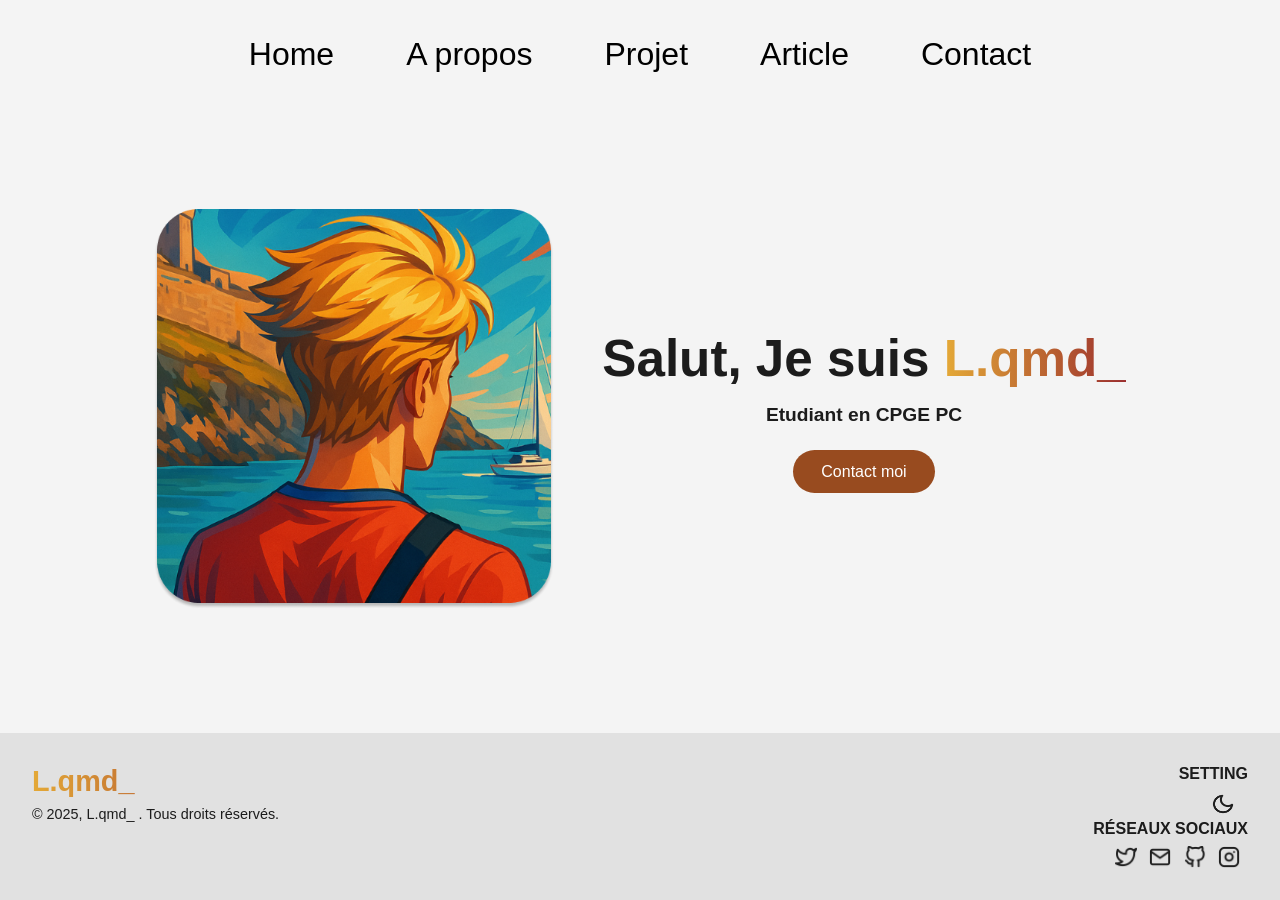
<file: index.html>
<!DOCTYPE html>
<html lang="fr">
<head>
  <meta charset="UTF-8" />
  <meta name="viewport" content="width=device-width, initial-scale=1.0" />
  <title>Home</title>
  <link href="style.css" rel="stylesheet" type="text/css" />
  <link rel="icon" href="logoclair.png" type="image/x-icon" class="favicon">
</head>
<body>

  <nav class="navbar">
        <div class="brand">Logo</div>
        <div class="hamburger">
            <span class="bar"></span>
            <span class="bar"></span>
            <span class="bar"></span>
        </div>
        <ul class="nav-menu">
            <li><a href="index.html" class="nav-link">Home</a></li>
            <li><a href="about.html" class="nav-link">A propos</a></li>
            <li><a href="projet.html" class="nav-link">Projet</a></li>
            <li><a href="article.html" class="nav-link">Article</a></li>
            <li><a href="contact.html" class="nav-link">Contact</a></li>
        </ul>
    </nav>
  <main>
    <div class="left">
      <img src="logoclair.png" alt="photo"  class="logo-img"/>
    </div>
    <div class="right">
      <h1>Salut, Je suis <span class="gradient">L.qmd_</span></h1>
      <h3>Etudiant en CPGE PC</h3>
      <a href="contact.html"><button>Contact moi</button></a>
    </div>
  </main>

  <footer>
    <div class="left-footer">
      <h1 class="gradient" >L.qmd_</h1>
      <p>© 2025, L.qmd_ . Tous droits réservés.</p>
    </div>
    <div class="right-footer">
      <h3>SETTING</h3>
      <div class="theme-toggle" class="settings" >
          <img src="icons/Moon.png" alt="Toggle Dark Mode" id="theme-toggle" class="theme-icon">
      </div>
      <h3>RÉSEAUX SOCIAUX</h3>
      <div class="socials">
        <a href="https://twitter.com/l_qmd_">
        <img src="icons/Twitter.png" alt="Twitter" /></a>
        <a href="mailto:lqmd.contact.qefij@slmails.com">
        <img src="icons/Mail.png" alt="Mail" /></a>
        <a href="https://github.com/l-qmd">
        <img src="icons/Github.png" alt="GitHub" /></a>
        <a href="https://instagram.com/l.qmd_">
        <img src="icons/Instagram.png" alt="Instagram" /></a>
      </div>
    </div>
  </footer>
  <script src="script1.js"></script>
</body>
</html>
</file>
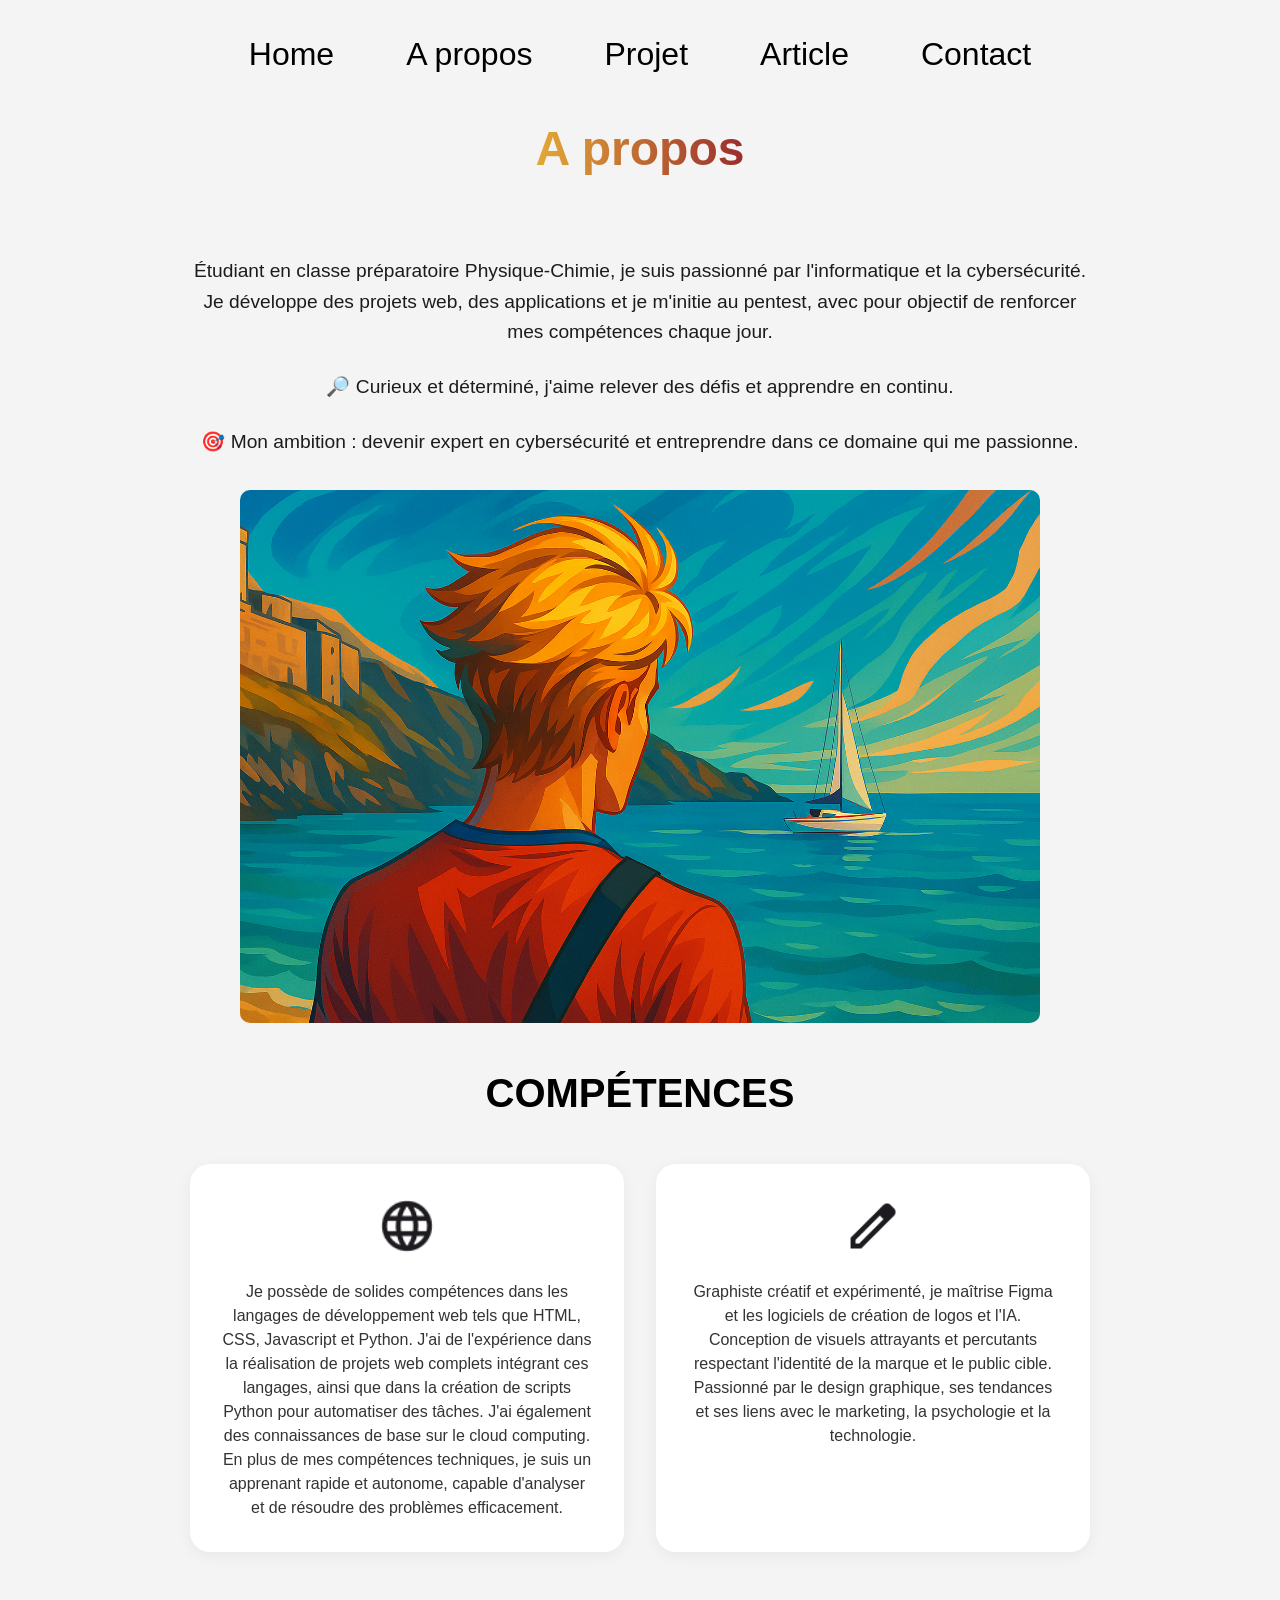
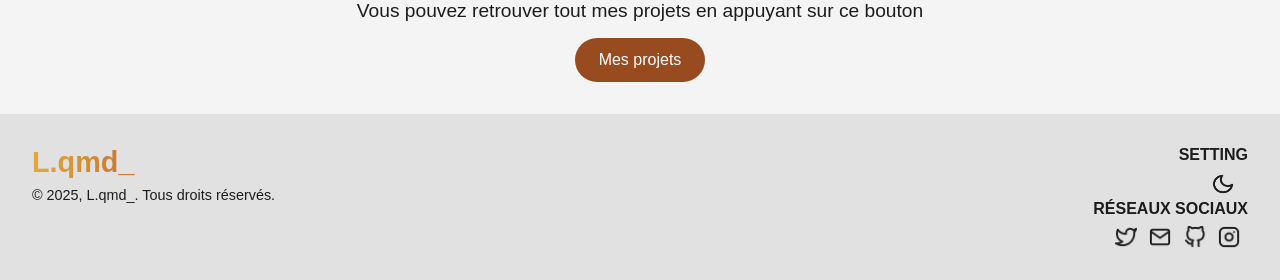
<file: about.html>
<!DOCTYPE html>
<html lang="fr">
<head>
  <meta charset="UTF-8" />
  <meta name="viewport" content="width=device-width, initial-scale=1.0" />
  <title>À propos - L.qmd_</title>
  <link href="style.css" rel="stylesheet" type="text/css" />
  <link rel="icon" href="logoclair.png" type="image/x-icon" class="favicon">
</head>
<body>
    <nav class="navbar">
    <div class="brand">Logo</div>
    <div class="hamburger">
        <span class="bar"></span>
        <span class="bar"></span>
        <span class="bar"></span>
    </div>
    <ul class="nav-menu">
        <li><a href="index.html" class="nav-link">Home</a></li>
        <li><a href="about.html" class="nav-link">A propos</a></li>
        <li><a href="projet.html" class="nav-link">Projet</a></li>
        <li><a href="article.html" class="nav-link">Article</a></li>
        <li><a href="contact.html" class="nav-link">Contact</a></li>
    </ul>
</nav>

  <main class="about-container">
    <h1 class="about-title gradient">A propos</h1>
    
    <!-- Ajout de l'image de présentation -->
    
    
    <div class="about-content">
      <p class="about-text">
        Étudiant en classe préparatoire Physique-Chimie, je suis passionné par l'informatique et la cybersécurité.
        Je développe des projets web, des applications et je m'initie au pentest, avec pour objectif de renforcer mes compétences chaque jour.
      </p>

      <p class="about-text">
        🔎 Curieux et déterminé, j'aime relever des défis et apprendre en continu.
      </p>

      <p class="about-text">
        🎯 Mon ambition : devenir expert en cybersécurité et entreprendre dans ce domaine qui me passionne.
      </p>
      <img src="presentation.png" alt="Illustration de présentation" class="presentation-image">

      <h2 class="competences-title">COMPÉTENCES</h2>

      <div class="skills-container">
        <div class="skill-box">
          <div class="skill-icon-container">
            <img src="icons/language.png" alt="Web Development" class="skill-icon language">
          </div>
          <p>
            Je possède de solides compétences dans les langages de développement web tels que HTML, CSS, Javascript et Python. J'ai de l'expérience dans la réalisation de projets web complets intégrant ces langages, ainsi que dans la création de scripts Python pour automatiser des tâches. J'ai également des connaissances de base sur le cloud computing. En plus de mes compétences techniques, je suis un apprenant rapide et autonome, capable d'analyser et de résoudre des problèmes efficacement.
          </p>
        </div>

        <div class="skill-box">
          <div class="skill-icon-container">
            <img src="icons/edit.png" alt="Design" class="skill-icon edit">
          </div>
          <p>
            Graphiste créatif et expérimenté, je maîtrise Figma et les logiciels de création de logos et l'IA. Conception de visuels attrayants et percutants respectant l'identité de la marque et le public cible. Passionné par le design graphique, ses tendances et ses liens avec le marketing, la psychologie et la technologie.
          </p>
        </div>
      </div>

      <div class="projects-link">
        <p>Vous pouvez retrouver tout mes projets en appuyant sur ce bouton</p>
        <a href="projet.html" class="projects-button-small">Mes projets</a>
      </div>
    </div>
  </main>

  <!-- Footer reste identique -->
   <footer>
    <div class="left-footer">
      <h1 class="gradient">L.qmd_</h1>
      <p>© 2025, L.qmd_. Tous droits réservés.</p>
    </div>
    <div class="right-footer">
      <h3>SETTING</h3>
      <div class="theme-toggle" class="settings" >
          <img src="icons/Moon.png" alt="Toggle Dark Mode" id="theme-toggle" class="theme-icon">
      </div>
      <h3>RÉSEAUX SOCIAUX</h3>
      <div class="socials">
        <a href="https://twitter.com/l_qmd_">
        <img src="icons/Twitter.png" alt="Twitter" /></a>
        <a href="mailto:lqmd.contact.qefij@slmails.com">
        <img src="icons/Mail.png" alt="Mail" /></a>
        <a href="https://github.com/l-qmd">
        <img src="icons/Github.png" alt="GitHub" /></a>
        <a href="https://instagram.com/l.qmd_">
        <img src="icons/Instagram.png" alt="Instagram" /></a>
      </div>
    </div>
  </footer>
  <script src="script1.js"></script>
</body>
</html>
</file>
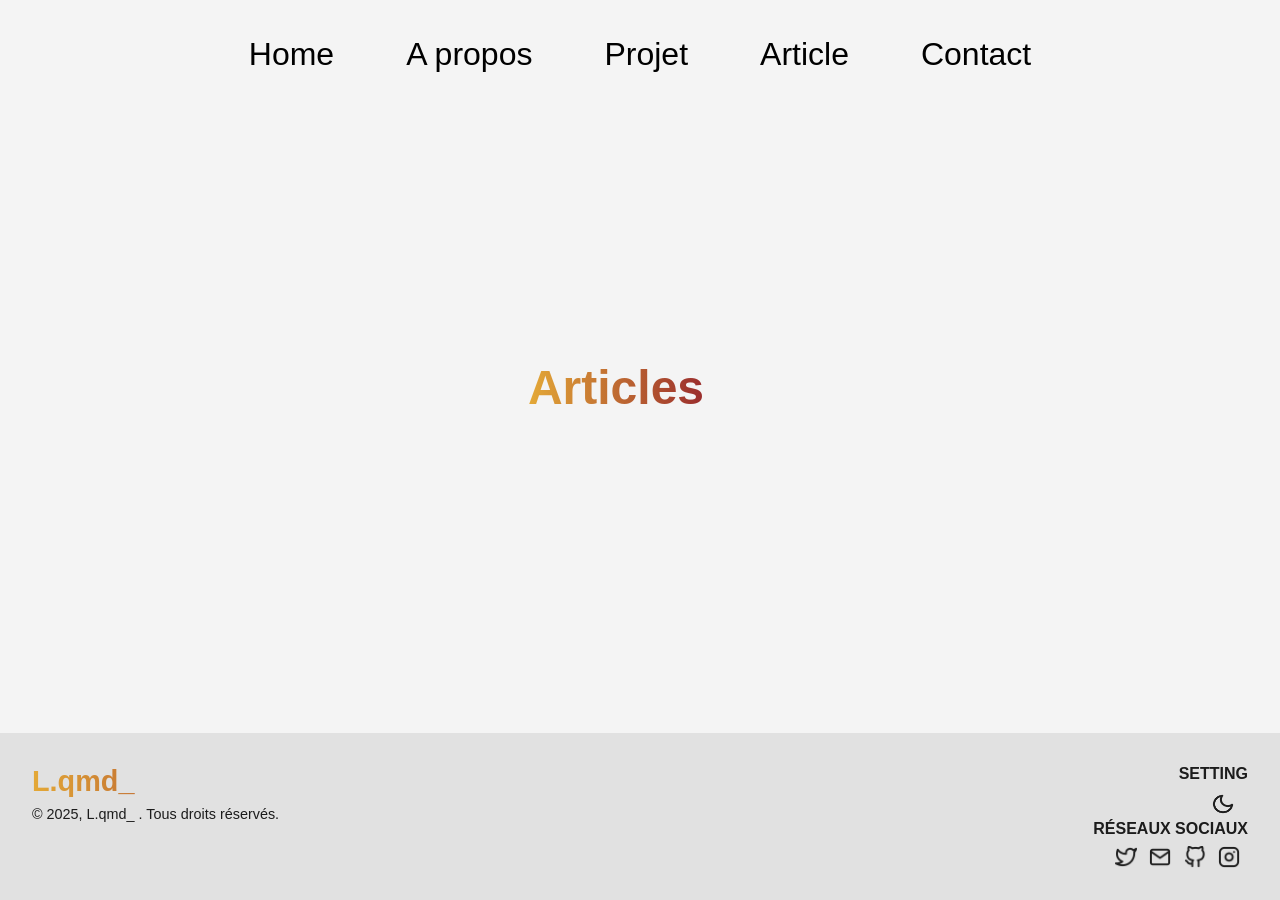
<file: article.html>
<!DOCTYPE html>
<html lang="fr">
<head>
    <meta charset="UTF-8" />
    <meta name="viewport" content="width=device-width, initial-scale=1.0" />
    <title>Articles - L.qmd_</title>
    <link href="style.css" rel="stylesheet" type="text/css" />
    <link rel="icon" href="logoclair.png" type="image/x-icon" class="favicon">
</head>
<body>
    <nav class="navbar">
        <div class="brand">Logo</div>
        <div class="hamburger">
            <span class="bar"></span>
            <span class="bar"></span>
            <span class="bar"></span>
        </div>
        <ul class="nav-menu">
            <li><a href="index.html" class="nav-link">Home</a></li>
            <li><a href="about.html" class="nav-link">A propos</a></li>
            <li><a href="projet.html" class="nav-link">Projet</a></li>
            <li><a href="article.html" class="nav-link">Article</a></li>
            <li><a href="contact.html" class="nav-link">Contact</a></li>
        </ul>
    </nav>

    <main class="blog-container">
        <h1 class="blog-title gradient">Articles</h1>
        <div class="articles-grid" id="articlesGrid"></div>
    </main>

    <footer>
        <div class="left-footer">
            <h1 class="gradient" >L.qmd_</h1>
            <p>© 2025, L.qmd_ . Tous droits réservés.</p>
        </div>
        <div class="right-footer">
            <h3>SETTING</h3>
            <div class="theme-toggle" class="settings" >
          <img src="icons/Moon.png" alt="Toggle Dark Mode" id="theme-toggle" class="theme-icon">
      </div>
            <h3>RÉSEAUX SOCIAUX</h3>
            <div class="socials">
                <a href="https://twitter.com/l_qmd_">
                <img src="icons/Twitter.png" alt="Twitter" /></a>
                <a href="mailto:lqmd.contact.qefij@slmails.com">
                <img src="icons/Mail.png" alt="Mail" /></a>
                <a href="https://github.com/l-qmd">
                <img src="icons/Github.png" alt="GitHub" /></a>
                <a href="https://instagram.com/l.qmd_">
                <img src="icons/Instagram.png" alt="Instagram" /></a>
            </div>
        </div>
    </footer>

    <script src="script1.js"></script>
</body>
</html>
</file>
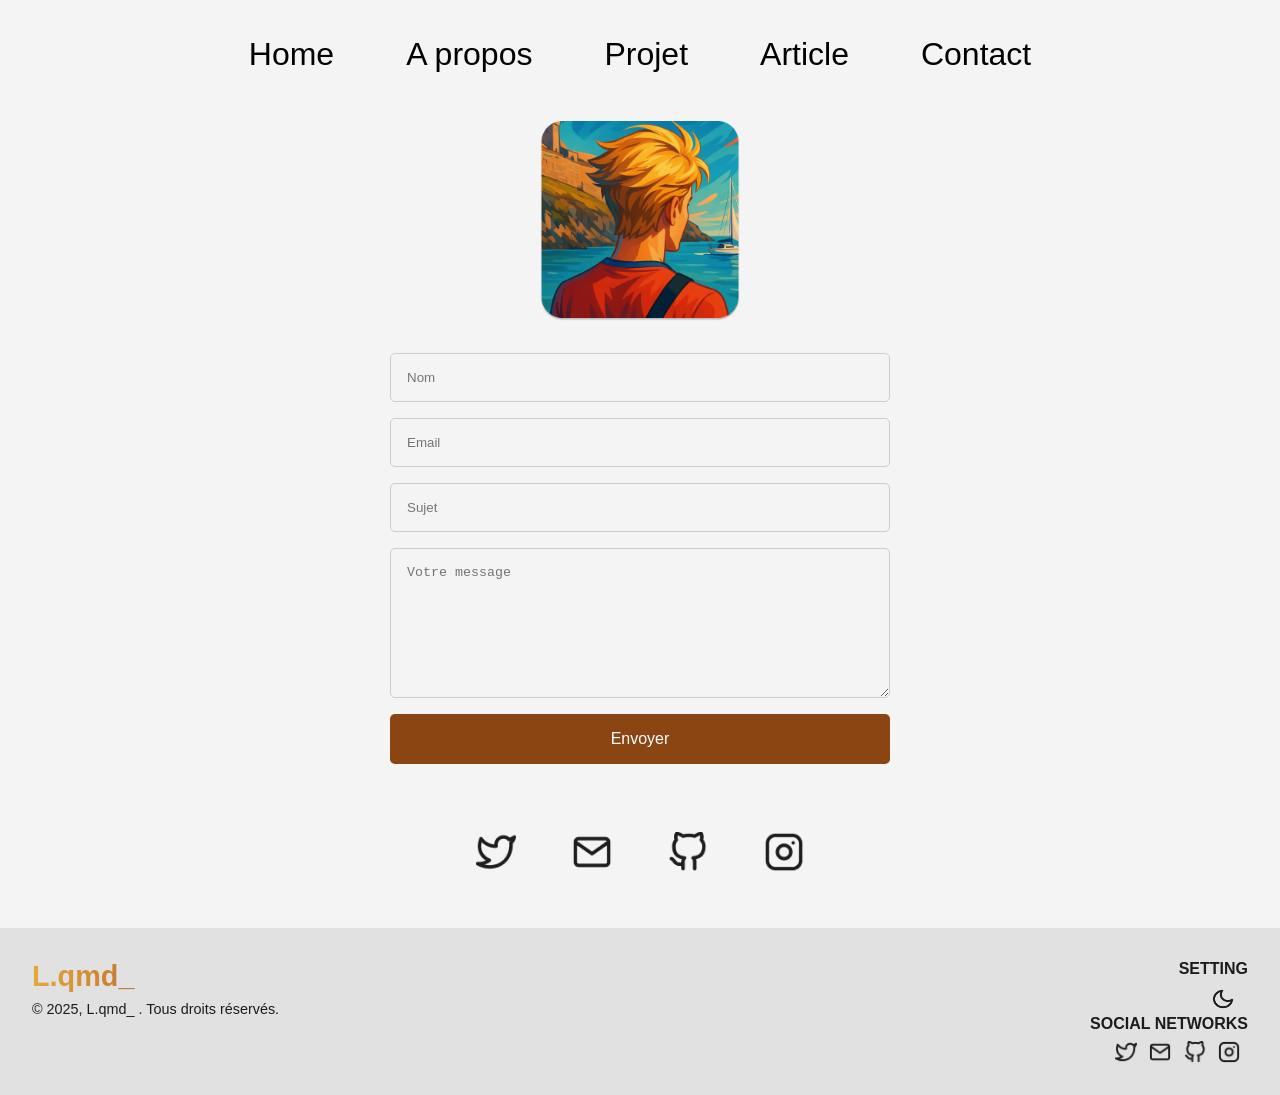
<file: contact.html>
<!DOCTYPE html>
<html lang="fr">
<head>
    <meta charset="UTF-8">
    <meta name="viewport" content="width=device-width, initial-scale=1.0">
    <title>Contact</title>
    <link href="style.css" rel="stylesheet" type="text/css" />
    <link rel="icon" href="logoclair.png" type="image/x-icon" class="favicon">


</head>
<body>
      <nav class="navbar">
        <div class="brand">Logo</div>
        <div class="hamburger">
            <span class="bar"></span>
            <span class="bar"></span>
            <span class="bar"></span>
        </div>
        <ul class="nav-menu">
            <li><a href="index.html" class="nav-link">Home</a></li>
            <li><a href="about.html" class="nav-link">A propos</a></li>
            <li><a href="projet.html" class="nav-link">Projet</a></li>
            <li><a href="article.html" class="nav-link">Article</a></li>
            <li><a href="contact.html" class="nav-link">Contact</a></li>
        </ul>
    </nav>

    <main class="contact-container">
        <img src="logoclair.png" alt="Profile" class="contact-image logo-img" >
        
        <form class="contact-form" id="contactForm" onsubmit="return false;">
            <input type="text" id="name" placeholder="Nom" required>
            <input type="email" id="email" placeholder="Email" required>
            <input type="text" id="subject" placeholder="Sujet" required>
            <textarea id="message" placeholder="Votre message" required></textarea>
            <button type="button" class="submit-btn" onclick="sendEmail()">Envoyer</button>
        </form>

        <div class="social-links">
            <a href="https://twitter.com/l_qmd_" target="_blank">
                <img src="icons/Twitter.png" alt="Twitter">
            </a>
            <a href="mailto:lqmd.contact.qefij@slmails.com">
                <img src="icons/Mail.png" alt="Mail">
            </a>
            <a href="https://github.com/l-qmd">
                <img src="icons/Github.png" alt="GitHub">
            </a>
            <a href="https://instagram.com/l.qmd_">
                <img src="icons/Instagram.png" alt="Instagram">
            </a>
        </div>
    </main>

    <footer>
        <div class="left-footer">
            <h1 class="gradient">L.qmd_</h1>
            <p>© 2025, L.qmd_ . Tous droits réservés.</p>
        </div>
        <div class="right-footer">
            <h3>SETTING</h3>
            <div class="theme-toggle" class="settings" >
          <img src="icons/Moon.png" alt="Toggle Dark Mode" id="theme-toggle" class="theme-icon">
      </div>
            <h3>SOCIAL NETWORKS</h3>
            <div class="socials">
                <a href="https://twitter.com/l_qmd_"><img src="icons/Twitter.png" alt="Twitter" /></a>
                <a href="mailto:lqmd.contact.qefij@slmails.com"><img src="icons/Mail.png" alt="Mail" /></a>
                <a href="https://github.com/l-qmd"><img src="icons/Github.png" alt="GitHub" /></a>
                <a href="https://instagram.com/l.qmd_"><img src="icons/Instagram.png" alt="Instagram" /></a>
            </div>
        </div>
    </footer>
    <script src="script1.js"></script>
</body>
</html>
</file>
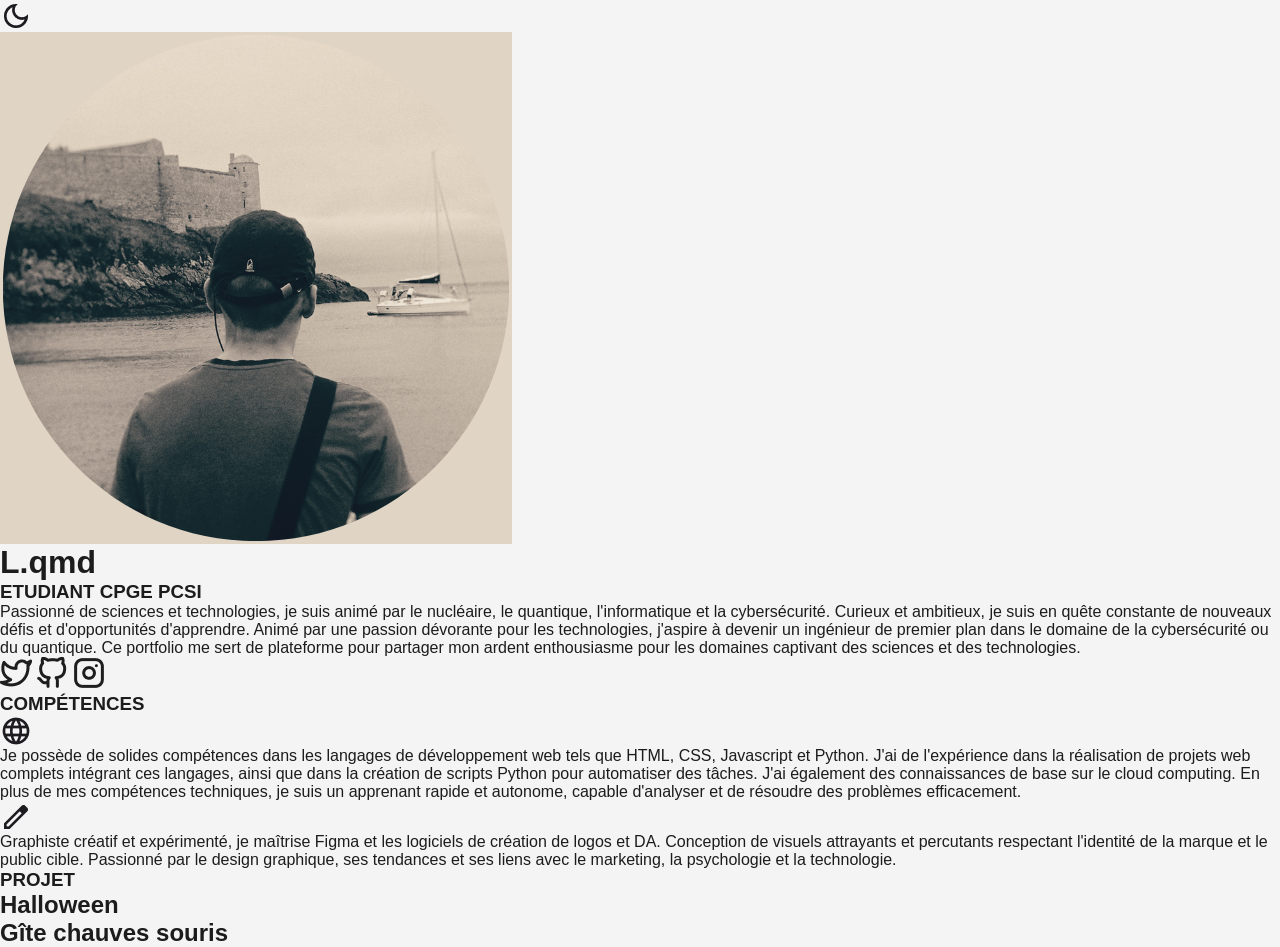
<file: home.html>
<html lang="fr">
<head>
    <meta charset="UTF-8">
    <meta name="viewport" content="width=device-width, initial-scale=1.0">
    <title>Accueil</title>
    <link href="style.css" rel="stylesheet" type="text/css">
    <link rel="icon" type="image/png" href="logo.png">
</head>
<body>
    <p class="darkmode">
    <img src="dark_mode.png" alt="darkmode" id="dark_mode">
    </p>
    <p class="logo">
    <img src="logo.png" alt="logo" id="logo"></p>
    <h1>L.qmd</h1>
    <h3 style="text-transform: uppercase;" id="blue">Etudiant CPGE PCSI</h3>
    <p>
    <div class="gradient-border">
        <div id="txthome">
        <p class="texte">Passionné de sciences et technologies, je suis animé par le nucléaire, le quantique, l'informatique et la cybersécurité. Curieux et ambitieux, je suis en quête constante de nouveaux défis et d'opportunités d'apprendre. Animé par une passion dévorante pour les technologies, j'aspire à devenir un ingénieur de premier plan dans le domaine de la cybersécurité ou du quantique. 

            Ce portfolio me sert de plateforme pour partager mon ardent enthousiasme pour les domaines captivant des sciences et des technologies.</p>
        <p id="social">
            <a href="https://x.com/L_qmd_"><img src="Twitter.png" alt="twitter"></a>
            <a href="https://github.com/l-qmd"><img src="Github.png" alt="Github"></a>
            <a href="https://www.instagram.com/l.qmd_/"><img src="Instagram.png" alt="instagram"></a>
        </p></div>
    </div></p>
    <h3 style="text-transform: uppercase;">Compétences</h3>
    <div class="gradient-border2">
        <div class="txtcomp">
        <p class="logocomp">
        <img src="language.png" alt="langage" ></p>
        <p class="texte">Je possède de solides compétences dans les langages de développement web tels que HTML, CSS, Javascript et Python. J'ai de l'expérience dans la réalisation de projets web complets intégrant ces langages, ainsi que dans la création de scripts Python pour automatiser des tâches. J'ai également des connaissances de base sur le cloud computing. En plus de mes compétences techniques, je suis un apprenant rapide et autonome, capable d'analyser et de résoudre des problèmes efficacement.</p>
    </div>
    </div>
    <div class="gradient-border3">
        <div class="txtcomp1">
        <p class="logocomp">
        <img src="edit.png" alt="edit"></p>
        <p class="texte">Graphiste créatif et expérimenté, je maîtrise Figma et les logiciels de création de logos et DA. Conception de visuels attrayants et percutants respectant l'identité de la marque et le public cible.

            Passionné par le design graphique, ses tendances et ses liens avec le marketing, la psychologie et la technologie.</p>
    </div>
    </div>
    <h3 style="text-transform: uppercase;">Projet</h3>
    <div id="Halloween" class="projet">
        <h2>Halloween</h2>
    </div>
    <div id="Gîte" class="projet">
        <h2>Gîte chauves souris</h2>
    </div>
    <header>

    </header>
</body>
</html>
</file>
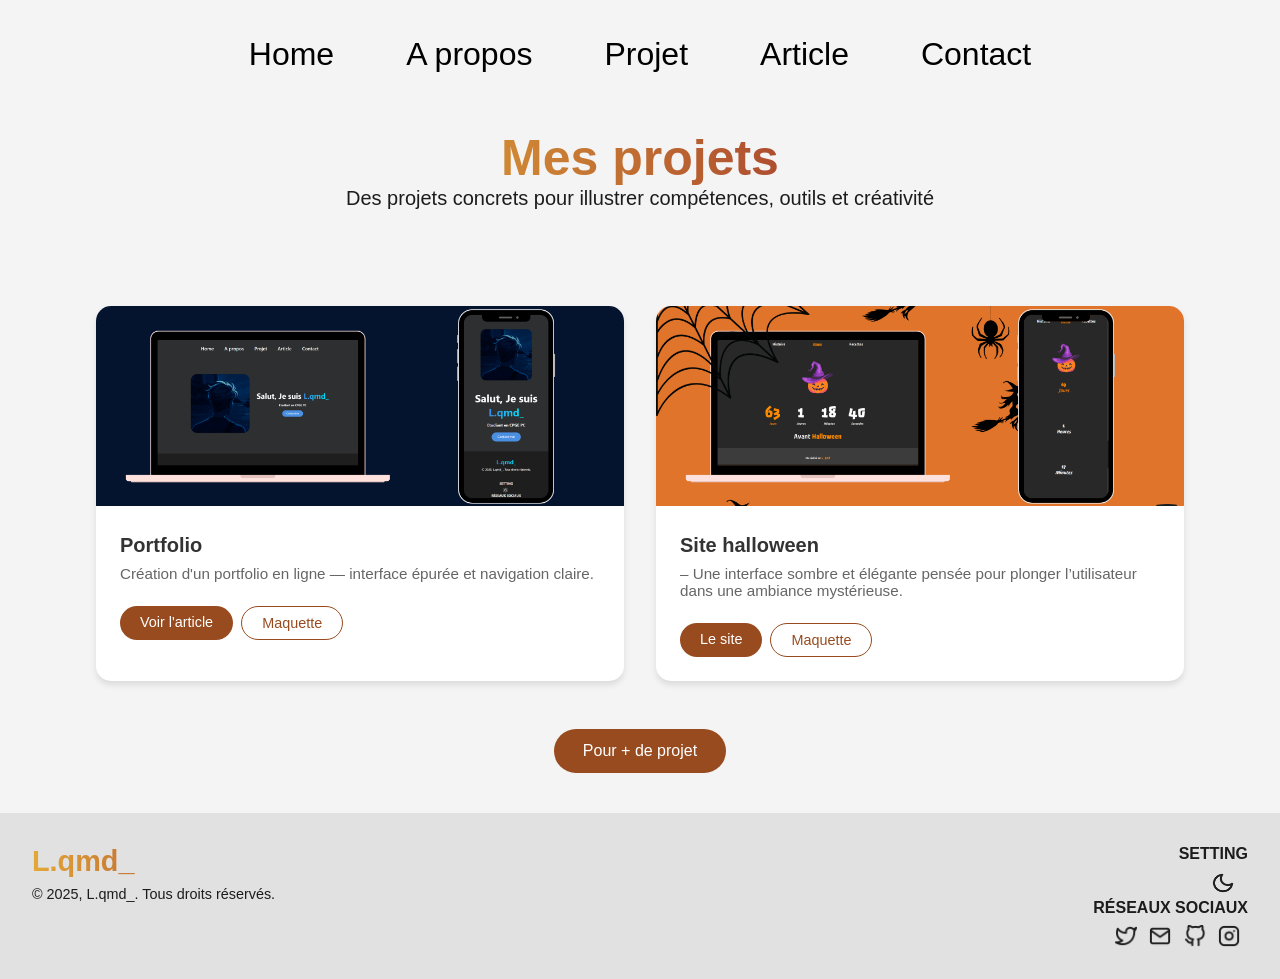
<file: projet.html>
<!DOCTYPE html>
<html lang="fr">
<head>
  <meta charset="UTF-8" />
  <meta name="viewport" content="width=device-width, initial-scale=1.0" />
  <title>Projets - L.qmd_</title>
  <link href="style.css" rel="stylesheet" type="text/css" />
  <link rel="icon" href="logoclair.png" type="image/x-icon" class="favicon">
  <meta name="robots" content="noindex">
</head>
<body>
  <nav class="navbar">
        <div class="brand">Logo</div>
        <div class="hamburger">
            <span class="bar"></span>
            <span class="bar"></span>
            <span class="bar"></span>
        </div>
        <ul class="nav-menu">
            <li><a href="index.html" class="nav-link">Home</a></li>
            <li><a href="about.html" class="nav-link">A propos</a></li>
            <li><a href="projet.html" class="nav-link">Projet</a></li>
            <li><a href="article.html" class="nav-link">Article</a></li>
            <li><a href="contact.html" class="nav-link">Contact</a></li>
        </ul>
    </nav>

  <main class="projects-main">
    <header class="projects-header">
      <h1 class="titre gradient">Mes projets</h1>
      <p class="subtitle">Des projets concrets pour illustrer compétences, outils et créativité</p>
    </header>

    <section class="projects-grid">
      <!-- Project 1 -->
      <article class="project-card reveal">
        <img src="Maquette/projetmaquette.png" alt="Projet 1" class="project-cover">
        <div class="project-body">
          <h2 class="project-title">Portfolio</h2>
          <p class="project-desc">Création d'un portfolio en ligne — interface épurée et navigation claire.</p>
          <div class="project-actions">
            <a class="btn" href="https://lqmd.notion.site/Portfolio-25d99f81af0e80d48006df5d52e8ea5d?source=copy_link">Voir l'article</a>
            <a class="btn ghost" href="https://www.figma.com/design/e1rMQSEBM7pNXTTv6UQDZr/Portfolio?node-id=30-50&t=Pzuvmt6Vg8DS3NBg-1">Maquette</a>
          </div>
        </div>
      </article>

      <article class="project-card reveal">
        <img src="Maquette/projethalloween.png" alt="Projet 2" class="project-cover">
        <div class="project-body">
          <h2 class="project-title">Site halloween</h2>
          <p class="project-desc">– Une interface sombre et élégante pensée pour plonger l’utilisateur dans une ambiance mystérieuse. </p>
          <div class="project-actions">
            <a class="btn" href="https://l-qmd.github.io/Website-Halloween/">Le site</a>
            <a class="btn ghost" href="https://www.figma.com/file/kLs3OTPtz9ANWPeFHxAuzv/Design-Website-Halloween?type=design&node-id=0%3A1&mode=design&t=qEXUp4AjFCNgEsYs-1">Maquette</a>
          </div>
        </div>
      </article>

      <!-- Ajoutez d'autres project-card ici -->
    </section>
    <a href="https://lqmd.notion.site/0aa5162f89f949c29c95bc7820ad81b5?v=dec6a8fe031f4d8c81f73f82adc47204"><button>Pour + de projet</button></a>
  </main>

  <footer>
    <div class="left-footer">
      <h1 class="gradient">L.qmd_</h1>
      <p>© 2025, L.qmd_. Tous droits réservés.</p>
    </div>
    <div class="right-footer">
      <h3>SETTING</h3>
      <div class="theme-toggle" class="settings" >
          <img src="icons/Moon.png" alt="Toggle Dark Mode" id="theme-toggle" class="theme-icon">
      </div>
      <h3>RÉSEAUX SOCIAUX</h3>
      <div class="socials">
        <a href="https://twitter.com/l_qmd_">
        <img src="icons/Twitter.png" alt="Twitter" /></a>
        <a href="mailto:lqmd.contact.qefij@slmails.com">
        <img src="icons/Mail.png" alt="Mail" /></a>
        <a href="https://github.com/l-qmd">
        <img src="icons/Github.png" alt="GitHub" /></a>
        <a href="https://instagram.com/l.qmd_">
        <img src="icons/Instagram.png" alt="Instagram" /></a>
      </div>
    </div>
  </footer>

  <script src="script1.js"></script>
</body>
</html>
</file>
<file: style.css>
/* =================================
   TABLE DES MATIÈRES
   =================================
   1. Reset & Configurations de base
   2. Styles de typographie
   3. Styles de navigation mobile
   4. Styles généraux du corps
   5. Navigation principale
   6. Section principale
   7. Boutons et interactions
   8. Pied de page
   9. Page Contact
   10. Animations
   11. Section Projets
   12. Page À propos
   13. Blog
   14. Mode sombre
   15. Responsive
   ================================= */

/* =================================
   1. RESET & CONFIGURATIONS DE BASE
   ================================= */
* {
  margin: 0;
  padding: 0;
  box-sizing: border-box;
}

html, body {
  height: 100%;
}

/* =================================
   2. STYLES DE TYPOGRAPHIE
   ================================= */
.titre {
  font-size: 50px;
  background: linear-gradient(to right, #e4a937, #9a2d2d);
  -webkit-background-clip: text;
  -webkit-text-fill-color: transparent;
  font-weight: bold;
}
.subtitle{
  font-size: 20px;
}

/* =================================
   3. STYLES DE NAVIGATION MOBILE
   ================================= */
/* Menu hamburger et navigation responsive */
.brand {
    display: none;
}

.hamburger {
    display: none;
    cursor: pointer;
}

.bar {
    display: block;
    width: 25px;
    height: 3px;
    margin: 5px;
    background-color: black;
    transition: all 0.3s ease;
}

@media screen and (max-width: 768px) {
    .navbar {
        position: relative;
        z-index: 2;
        padding: 1rem 2rem;
        display: flex;
        justify-content: flex-end;
    }

    .hamburger {
        display: block;
        position: relative;
        z-index: 2;
    }

    .hamburger.active .bar:nth-child(2) {
        opacity: 0;
    }

    .hamburger.active .bar:nth-child(1) {
        transform: translateY(8px) rotate(45deg);
    }

    .hamburger.active .bar:nth-child(3) {
        transform: translateY(-8px) rotate(-45deg);
    }

    .nav-menu {
        position: fixed;
        left: -100%;
        top: 0;
        height: 100vh;
        gap: 2rem;
        flex-direction: column;
        background-color: white;
        width: 100%;
        text-align: center;
        transition: 0.3s;
        justify-content: center;
        z-index: 1;
        margin-right: 0;
    }

    .nav-menu.active {
        left: 0;
    }

    .nav-link {
        padding: 1rem;
        display: block;
        font-size: 1.5rem;
        color: black;
    }
    
    .navbar {
        position: relative;
        z-index: 2;
    }

    /* Modifier la couleur des barres du hamburger en mode sombre */
    body.dark-mode .bar {
        background-color: white;
    }

    /* Modifier le background du menu en mode sombre */
    body.dark-mode .nav-menu {
        background-color: #2d2f30;
    }

    /* Modifier la couleur des liens dans le menu en mode sombre */
    body.dark-mode .nav-menu .nav-link {
        color: white;
    }
}


/* =================================
   4. STYLES GÉNÉRAUX DU CORPS
   ================================= */
/* Configuration principale du body */
body {
  display: flex;
  flex-direction: column;
  font-family: 'Segoe UI', sans-serif;
  background-color: #f4f4f4;
  color: #1c1c1c;
  transition: background-color 0.4s ease, color 0.4s ease;
}

/* =================================
   5. NAVIGATION PRINCIPALE
   ================================= */
/* Barre de navigation desktop */
nav {
  padding: 1rem 2rem;
  display: flex;
  justify-content: center;
  background-color: #f4f4f4;
  margin-top: 20px;
}

nav ul {
  display: flex;
  gap: 2rem;
  list-style: none;
  
}

nav a {
  text-decoration: none;
  color: #000;
  font-size: 2rem;
  font-weight: 500;
}

li{
  margin-left: 20px;
  margin-right: 20px;
}

/* =================================
   6. SECTION PRINCIPALE
   ================================= */
/* Conteneur principal et mise en page */
main {
  flex: 1;
  display: flex;
  align-items: center;
  justify-content: center;
  padding: 3rem 2rem;
  gap: 3rem;
  flex-wrap: wrap;
  min-height: 50pvh;
}

.left img {
  width: 400px;
  border-radius: 20px;
}

.right h1 {
  font-size: 3.2rem;
  text-align: center;
  margin-bottom: 1rem;
  
}

.right {
  display: flex;
  flex-direction: column;
  align-items: center;

}

.gradient {
  background: linear-gradient(to right, #e4a937, #9a2d2d);
  -webkit-background-clip: text;
  -webkit-text-fill-color: transparent;
  font-weight: bold;
}

.right h3 {
  font-size: 1.2rem;
  margin-bottom: 1.5rem;
  
}

/* =================================
   7. BOUTONS ET INTERACTIONS
   ================================= */
/* Styles des boutons et effets hover */
button {
  padding: 0.8rem 1.8rem;
  border: none;
  border-radius: 30px;
  background-color: #984b1f;
  color: #fff;
  font-size: 1rem;
  cursor: pointer;
  transition: background-color 0.3s;
}

button:hover {
  background-color: #7e3a13;
}

/* =================================
   8. PIED DE PAGE
   ================================= */
/* Structure et éléments du footer */
footer {
  display: flex;
  justify-content: space-between;
  align-items: flex-start;
  padding: 2rem;
  background-color: #e1e1e1;
  flex-wrap: wrap;
}

.left-footer {
  display: flex;
  flex-direction: column;
  gap: 0.5rem;
  font-size: 0.9rem;
}

.left-footer img {
  height: 40px;
}

.right-footer {
  text-align: right;
}

.right-footer h3 {
  font-size: 1rem;
  margin-bottom: 0.3rem;
  font-weight: 700;
}

.right-footer img {
  height: 22px;
  margin-right: 0.5rem;
  vertical-align: middle;
  cursor: pointer;
}

.socials {
  margin-top: 0.5rem;
  transition: transform 0.3s;

}

.theme-toggle {
    cursor: pointer;
    padding: 5px;
}

.theme-icon {
    width: 24px;
    height: 24px;
    transition: transform 0.3s ease;
}

.theme-icon:hover {
    transform: scale(1.1);
}

/* =================================
   9. PAGE CONTACT
   ================================= */
/* Formulaire et éléments de contact */
.contact-container {
    display: flex;
    flex-direction: column;
    align-items: center;
    padding: 2rem;
    gap: 2rem;
}

.contact-image {
    width: 200px;
    height: 200px;
    border-radius: 10px;
    object-fit: cover;
}

.contact-form {
    display: flex;
    flex-direction: column;
    gap: 1rem;
    width: 100%;
    max-width: 500px;
}

.contact-form input,
.contact-form textarea {
    padding: 1rem;
    border: 1px solid #ccc;
    border-radius: 5px;
    background: transparent;
    color: inherit;
}

.contact-form textarea {
    height: 150px;
    resize: vertical;
}

.submit-btn {
    background-color: #8B4513;
    color: white;
    padding: 1rem;
    border: none;
    border-radius: 5px;
    cursor: pointer;
    transition: background-color 0.3s;
}

.submit-btn:hover {
    background-color: #693410;
}

.social-links {
    display: flex;
    gap: 1rem;
    margin-top: 1rem;
}

.social-links img {
    width: 40px;
    height: 40px;
    margin: 20px;
    transition: transform 0.3s;
     
}

.social-links a:hover img {
    transform: scale(1.1);
}

/* =================================
   10. ANIMATIONS
   ================================= */
/* Définitions des animations */
@keyframes fadeIn {
    from { opacity: 0; transform: translateY(-20px); }
    to { opacity: 1; transform: translateY(0); }
}

@keyframes slideIn {
    from { transform: translateX(-100%); }
    to { transform: translateX(0); }
}

/* Animation des éléments au chargement */
main {
    animation: fadeIn 0.8s ease-out;
}

.nav-link {
    animation: fadeIn 0.5s ease-out;
}

/* Animation de transition de page */
@keyframes pageTransition {
    0% {
        opacity: 0;
    }
    100% {
        opacity: 1;
    }
}

/* Appliquer l'animation modifiée aux conteneurs principaux */
main,
.about-container,
.contact-container,
.projects-main,
.blog-container {
    animation: pageTransition 1s ease;  /* Durée augmentée à 1s pour plus de douceur */
}

/* Animation des liens de navigation au clic */
.nav-link {
    position: relative;
    transition: color 0.3s ease;
}

.nav-link::after {
    content: '';
    position: absolute;
    bottom: -5px;
    left: 0;
    width: 100%;
    height: 2px;
    background: linear-gradient(to right, #e4a937, #9a2d2d);
    transform: scaleX(0);
    transition: transform 0.3s ease;
    transform-origin: right;
}

.nav-link:hover::after {
    transform: scaleX(1);
    transform-origin: left;
}

.nav-link.active {
    color: #e4a937;
}

.nav-link.active::after {
    transform: scaleX(1);
}

/* Ajouter cette règle pour le mode sombre */
body.dark-mode .nav-link::after {
    background: linear-gradient(to right, #3c8ce7, #00eaff);
}

/* =================================
   11. SECTION PROJETS
   ================================= */
/* Grille et cartes de projets */
.projects-main { 
    padding: 2.5rem;
    max-width: 1200px;
    margin: 0 auto;
}

.projects-header { 
    text-align: center;
    margin-bottom: 3rem;
}

.projects-grid {
    display: grid;
    grid-template-columns: repeat(2, 1fr);
    gap: 2rem;
    padding: 0 1rem;
}

.project-card {
    background: #fff;
    border-radius: 15px;
    overflow: hidden;
    box-shadow: 0 4px 6px rgba(0,0,0,0.1);
    transition: transform 0.3s ease;
}

.project-card:hover {
    transform: translateY(-5px);
}

.project-cover {
    width: 100%;
    height: 200px;
    object-fit: cover;
}

.project-body {
    padding: 1.5rem;
}

.project-title {
    font-size: 1.25rem;
    margin-bottom: 0.5rem;
    color: #333;
}

.project-desc {
    color: #666;
    font-size: 0.95rem;
    margin-bottom: 1.5rem;
}

.project-actions {
    display: flex;
    gap: 0.5rem;
    margin-top: 1rem;
}

.project-actions .btn {
    padding: 8px 20px;
    border-radius: 20px;
    text-decoration: none;
    font-size: 0.9rem;
}

.project-actions .btn:first-child {
    background-color: #984b1f;  /* Changement de la couleur en bleu */
    color: white;
    font-weight: 500;
}

.project-actions .btn:first-child:hover {
    background-color: #693410;  /* Version plus foncée pour le hover */
}

/* Adaptation pour le mode sombre */
body.dark-mode .project-actions .btn:first-child {
    background-color: #3c8ce7;
}

body.dark-mode .project-actions .btn:first-child:hover {
    background-color: #2d7ad4;
}

.btn {
    padding: 0.6rem 1.2rem;
    border-radius: 20px;
    font-size: 0.9rem;
    text-decoration: none;
    transition: all 0.3s ease;
}

.btn.ghost {
    background: transparent;
    border: 1px solid #984b1f;
    color: #984b1f;
}

@media (max-width: 768px) {
    .projects-grid {
        grid-template-columns: 1fr;
    }
}

/* =================================
   12. PAGE À PROPOS
   ================================= */
/* Mise en page et contenus about */
.about-container {
  max-width: 1200px;
  margin: 0 auto;
  padding: 2rem;
  text-align: center;
}

.about-title {
  font-size: 3rem;
  margin-bottom: 2rem;
}

.about-content {
  max-width: 900px;
  margin: 0 auto;
}

.about-text {
  font-size: 1.2rem;
  line-height: 1.6;
  margin-bottom: 1.5rem;
  text-align: center;
}

.competences-title {
  font-size: 2.5rem;
  margin: 3rem 0;
  text-align: center;
  color: #000;
}

.skills-container {
  display: grid;
  grid-template-columns: 1fr 1fr;
  gap: 2rem;
  margin: 2rem 0;
}

.skill-box {
  background: #fff;
  padding: 2rem;
  border-radius: 20px;
  text-align: center;
  box-shadow: 0 4px 15px rgba(0,0,0,0.05);
}

.skill-box p {
  font-size: 1rem;
  line-height: 1.5;
  color: #333;
  text-align: center;
}

.projects-link {
  margin-top: 3rem;
  text-align: center;
}

.projects-link p {
  margin-bottom: 1rem;
  font-size: 1.2rem;
}

.projects-button {
  display: none;
}

.projects-button-small {
    display: inline-block;
    padding: 0.8rem 1.5rem;
    background-color: #984b1f;
    color: white;
    text-decoration: none;
    border-radius: 25px;
    font-size: 1rem;
    transition: background-color 0.3s;
}

.projects-button-small:hover {
    background-color: #7e3a13;
}

/* =================================
   13. BLOG
   ================================= */
/* Structure et composants du blog */
.blog-container {
    max-width: 1200px;
    margin: 0 auto;
    padding: 2rem;
}

.blog-title {
    text-align: center;
    font-size: 3rem;
    margin-bottom: 3rem;
}

/* Cards des articles */
.blog-card {
    background: #fff;
    border-radius: 20px;
    overflow: hidden;
    box-shadow: 0 4px 15px rgba(0,0,0,0.1);
    transition: transform 0.3s ease;
    margin-bottom: 2rem;
}

.blog-card:hover {
    transform: translateY(-5px);
}

.card-banner {
    height: 200px;
    background-size: cover;
    background-position: center;
}

.card-content {
    padding: 1.5rem;
}

/* Vue article individuel */
.blog-post {
    max-width: 800px;
    margin: 0 auto;
    background: #fff;
    border-radius: 20px;
    padding: 2rem;
}

.post-banner {
    height: 300px;
    background-size: cover;
    background-position: center;
    border-radius: 15px;
    margin-bottom: 2rem;
}

.post-title {
    font-size: 2.5rem;
    margin-bottom: 1rem;
}

.post-meta {
    color: #666;
    margin-bottom: 2rem;
}

.post-content img {
    max-width: 100%;
    border-radius: 10px;
    margin: 1.5rem 0;
}

.back-button {
    display: inline-block;
    margin-bottom: 2rem;
    color: var(--accent-color);
    text-decoration: none;
}

/* Styles pour la grille d'articles */
.articles-grid {
    display: grid;
    grid-template-columns: repeat(auto-fit, minmax(300px, 1fr));
    gap: 2rem;
    padding: 2rem 0;
}

.blog-card {
    cursor: pointer;
}

.article-title {
    font-size: 1.5rem;
    margin: 1rem 0;
    cursor: pointer;
}

.article-title:hover {
    opacity: 0.8;
}

.article-preview {
    color: #666;
    line-height: 1.6;
    margin-bottom: 1rem;
}

.article-content {
    padding-top: 1rem;
    border-top: 1px solid #eee;
}

.article-introduction {
    font-style: italic;
    margin-bottom: 1.5rem;
}

.section-content {
    margin: 1rem 0 2rem;
}

.section-content img {
    max-width: 100%;
    border-radius: 8px;
    margin: 1rem 0;
}

.article-conclusion {
    margin-top: 2rem;
    padding-top: 1rem;
    border-top: 1px solid #eee;
    font-weight: 500;
}

/* Dark mode adaptations */
body.dark-mode .article-preview {
    color: #ccc;
}

body.dark-mode .article-content {
    border-color: #444;
}

body.dark-mode .article-conclusion {
    border-color: #444;
}

/* =================================
   14. MODE SOMBRE
   ================================= */
/* Styles spécifiques au thème sombre */
body.dark-mode {
  background-color: #2d2f30;
  color: #ffffff;
}

body.dark-mode nav {
  background-color: #2d2f30;
}

body.dark-mode nav a {
  color: #ffffff;
}

body.dark-mode footer {
  background-color: #1e1e1e;
}

body.dark-mode .gradient {
  background: linear-gradient(to right, #3c8ce7, #00eaff);
  -webkit-background-clip: text;
  -webkit-text-fill-color: transparent;
}

body.dark-mode button {
  background-color: #4a90e2;
}

body.dark-mode button:hover {
  background-color: #327dc0;
}

body.dark-mode .skill-box {
  background: #383838;
}

body.dark-mode .skill-box p {
  color: #fff;
}


head .dark-mode .favicon {
    content: url('logosombre.png');
}
/* Correction des icônes dans le footer */
body.dark-mode .socials img {
    content: url('icons/Twitter-clair.png');
}

body.dark-mode .socials a:nth-child(1) img {
    content: url('icons/Twitter-clair.png');
}

body.dark-mode .socials a:nth-child(2) img {
    content: url('icons/Mail-clair.png');
}

body.dark-mode .socials a:nth-child(3) img {
    content: url('icons/Github-clair.png');
}

body.dark-mode .socials a:nth-child(4) img {
    content: url('icons/Instagram-clair.png');
}
body.dark-mode .edit{
  content: url('icons/edit-clair.png');
}

body.dark-mode .language{
  content: url('icons/language-clair.png');
}

/* Correction du bouton projet et titre compétences dans about.html */
body.dark-mode .projects-button-small {
    background-color: #4a90e2;
    color: white;
}

body.dark-mode .projects-button-small :hover{
    background-color: #327dc0;

}


body.dark-mode .competences-title {
    color: white;
}

/* Correction des cartes projets */
body.dark-mode .project-card {
    background-color: #1c1c1c;
    border: 1px solid #333;
}

body.dark-mode .project-title,
body.dark-mode .project-desc {
    color: white;
}

body.dark-mode .btn.ghost {
    color: white;
    border-color: white;
}

/* Correction des icônes de contact */
body.dark-mode .social-links img {
    filter: brightness(100);
}

/* Gestion du logo */
body.dark-mode .logo-img {
    content: url('logosombre.png');
}
body.dark-mode .presentation-image{
    content: url('presentationsombre.png');
}

/* =================================
   15. RESPONSIVE
   ================================= */
/* Adaptations pour différentes tailles d'écran */
@media (max-width: 768px) {
  .skills-container {
    grid-template-columns: 1fr;
  }

  .about-title {
    font-size: 2.5rem;
  }

  .competences-title {
    font-size: 2rem;
  }

  .about-text {
    font-size: 1.1rem;
  }
  .left img{
    width: 250px;
  }
  .social-links img{
    width: 30px;
    height: 30px;

  }


}

.presentation-image {
    width: 100%;
    max-width: 800px;
    margin: 2rem auto;
    display: block;
    border-radius: 10px;
}

.skill-icon-container {
    display: flex;
    justify-content: center;
    margin-bottom: 1.5rem;
}

.skill-icon {
    width: 60px;
    height: 60px;
}

@media (max-width: 768px) {
  footer {
    flex-direction: column;
    align-items: center;
    text-align: center;
    gap: 2rem;
    padding: 2rem 1rem;
  }
  .left-footer,
  .right-footer {
    align-items: center;
    text-align: center;
    width: 100%;
  }
  .right-footer {
    margin-top: 1rem;
  }
  .socials {
    justify-content: center;
  }
}
</file>
